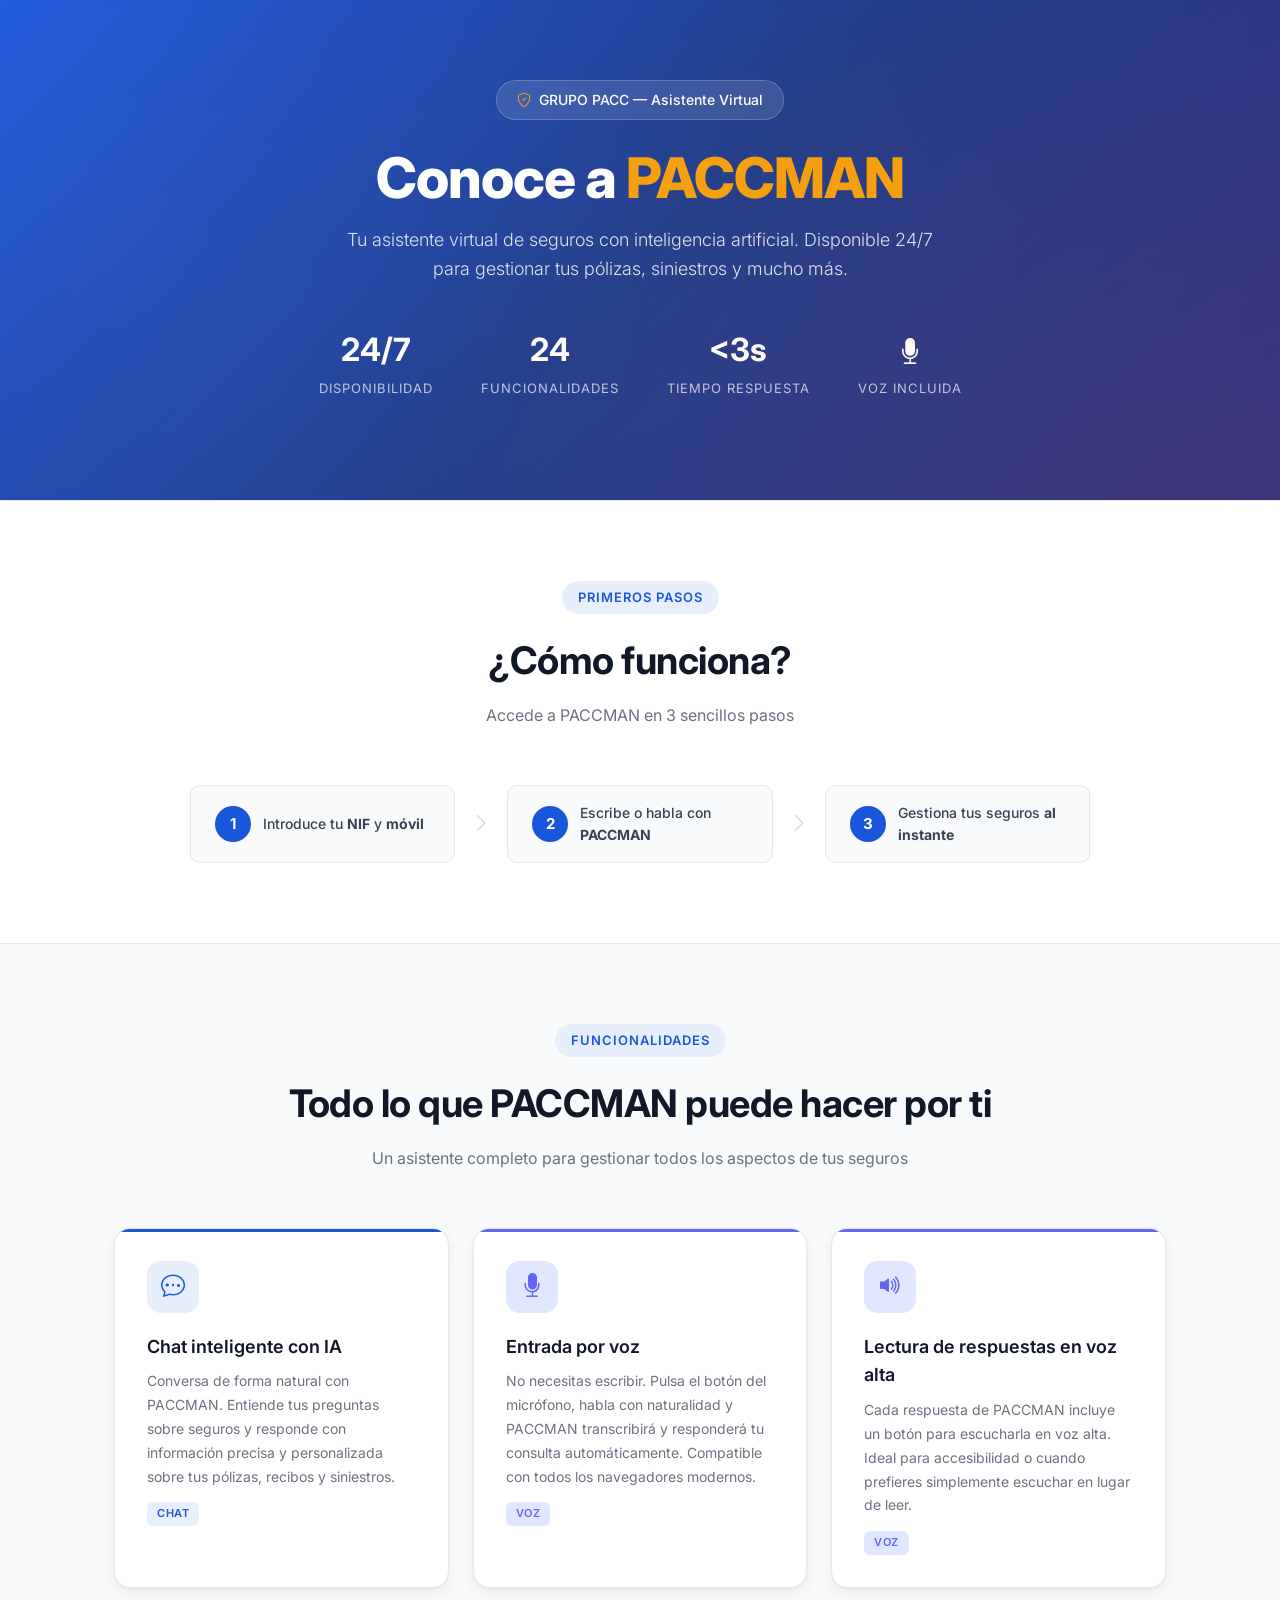
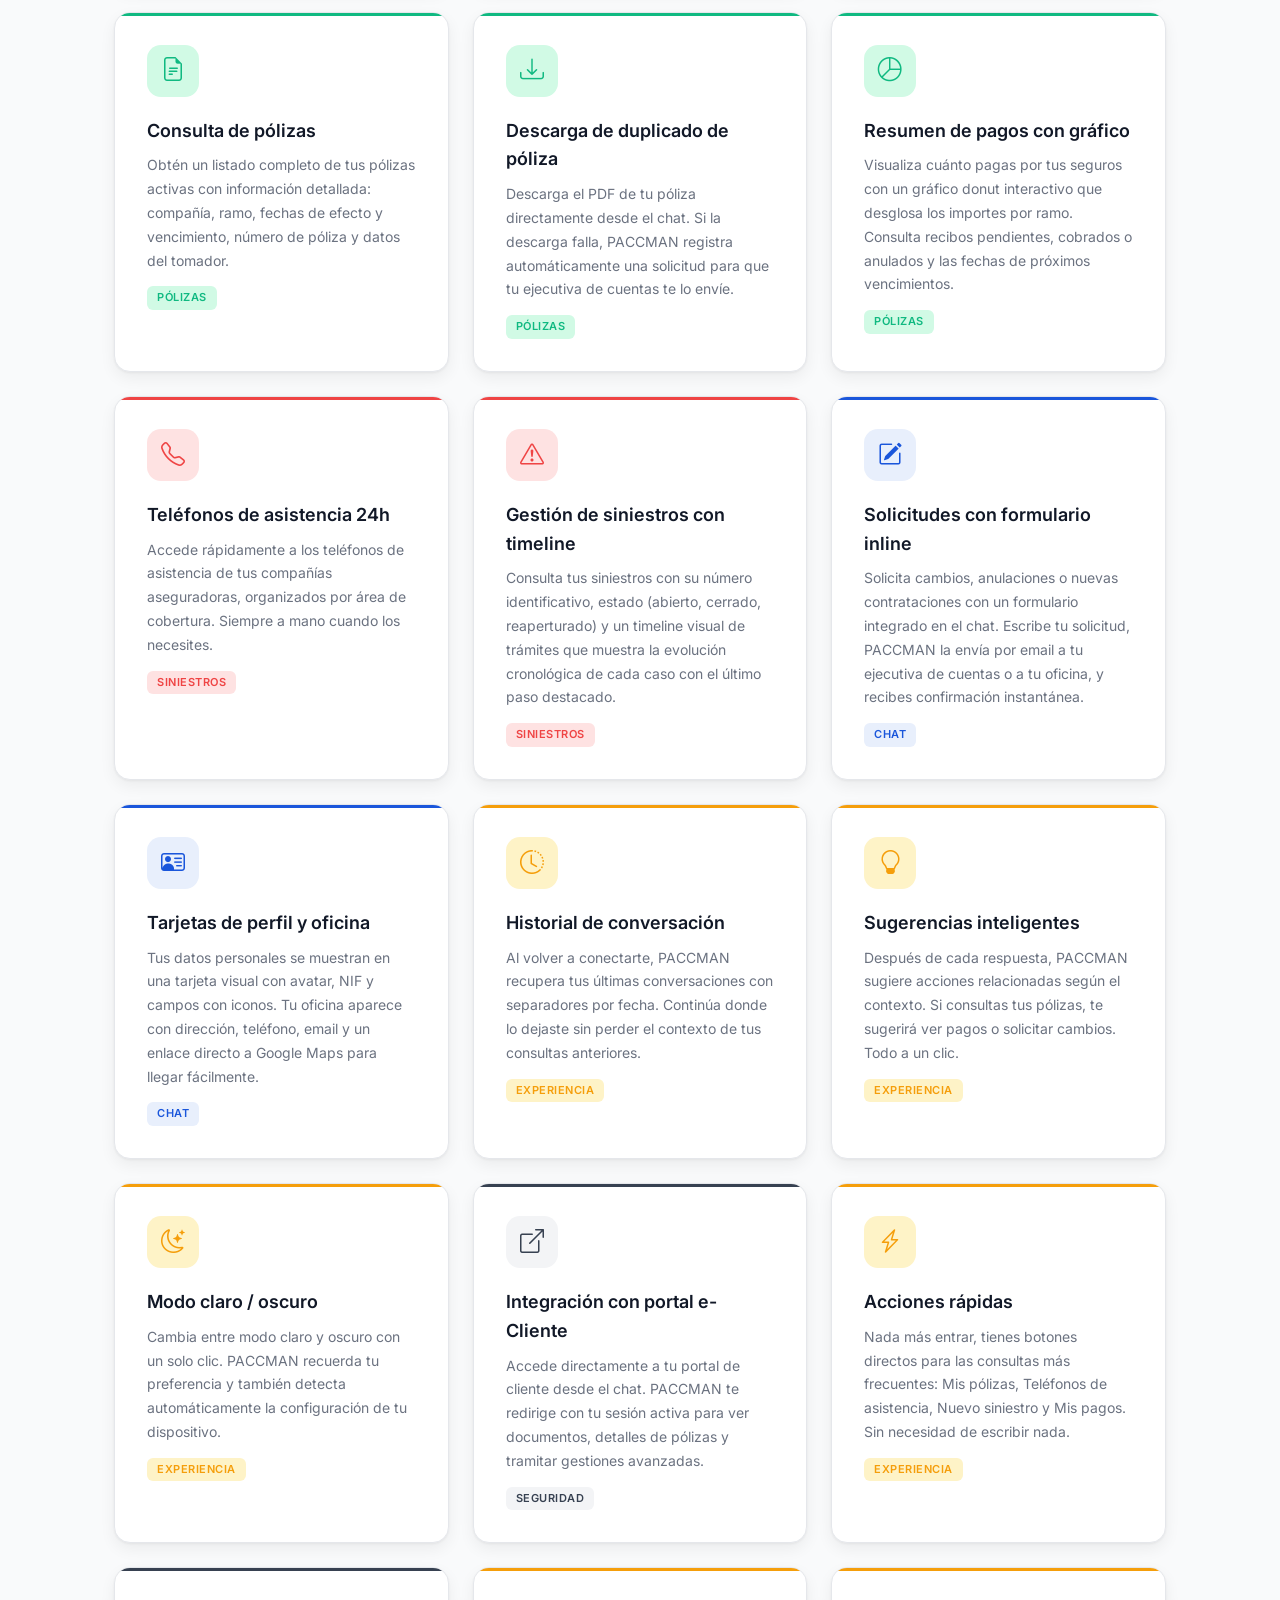
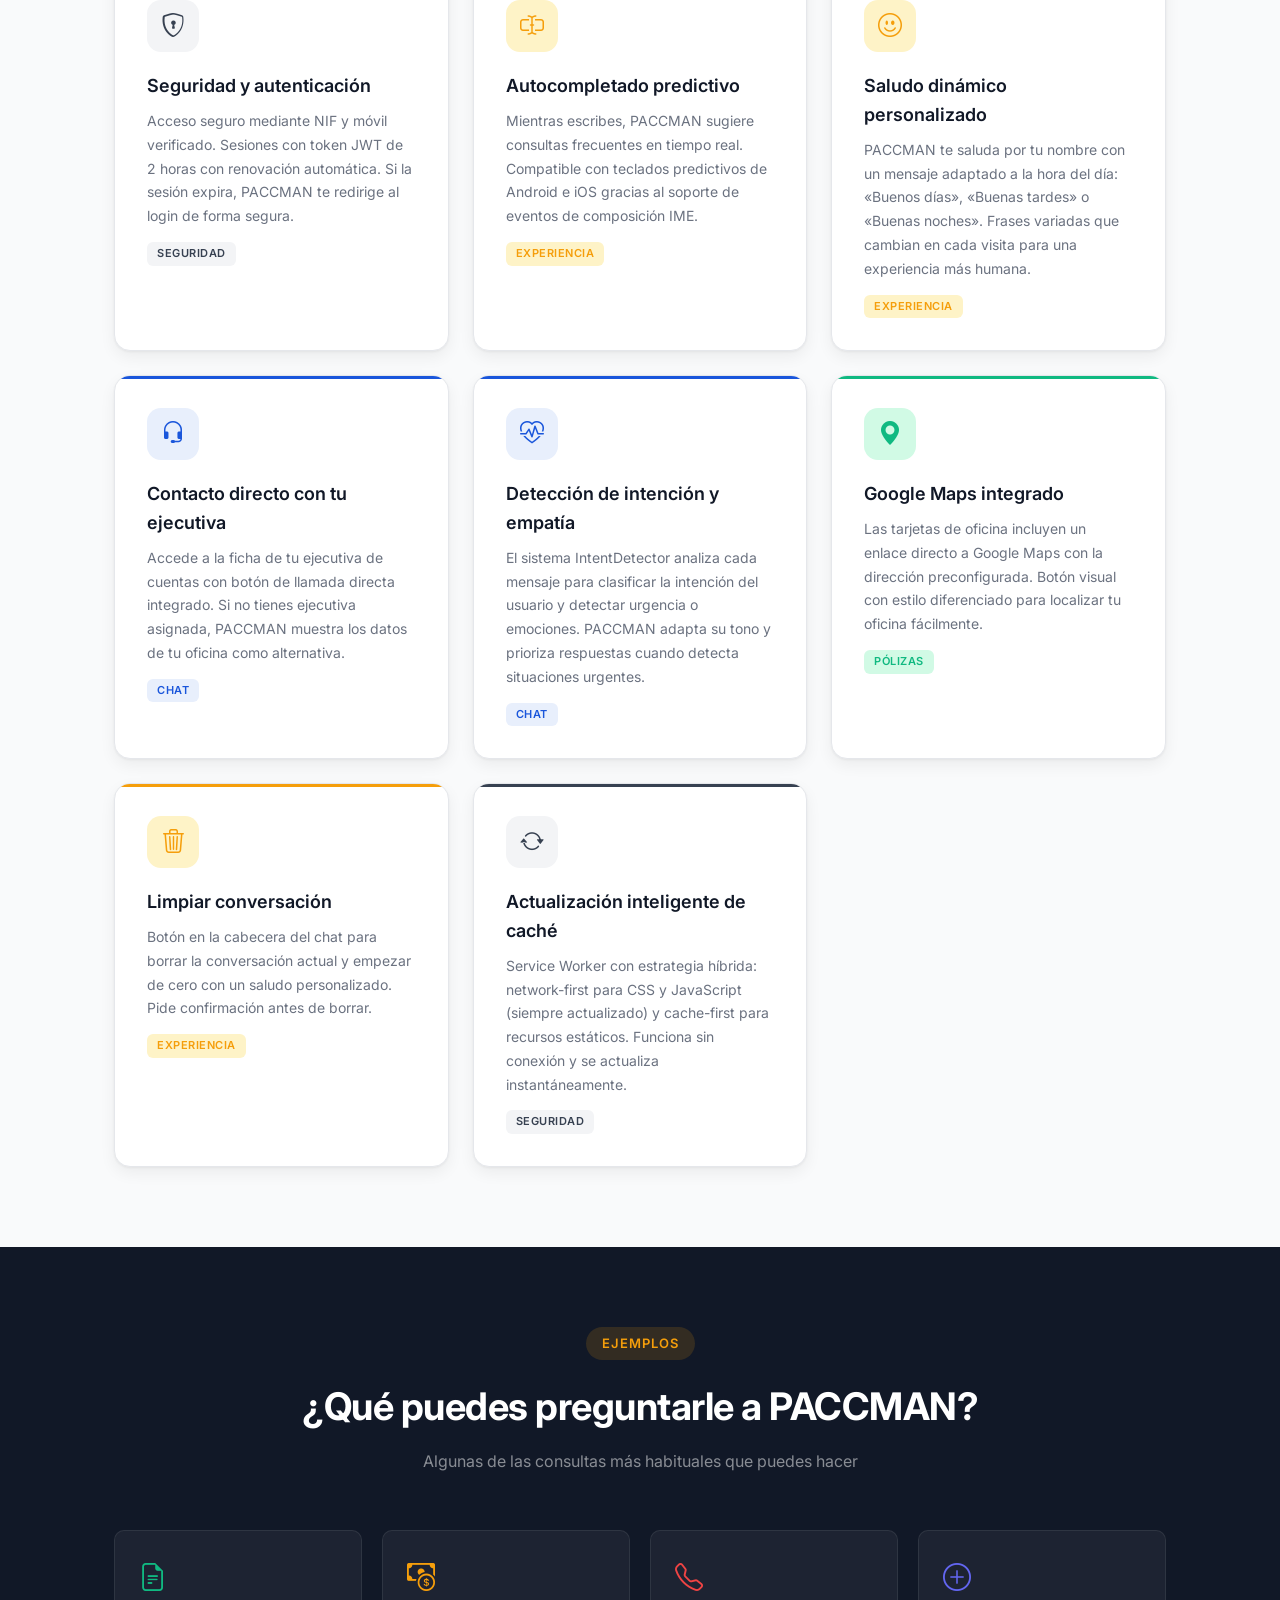
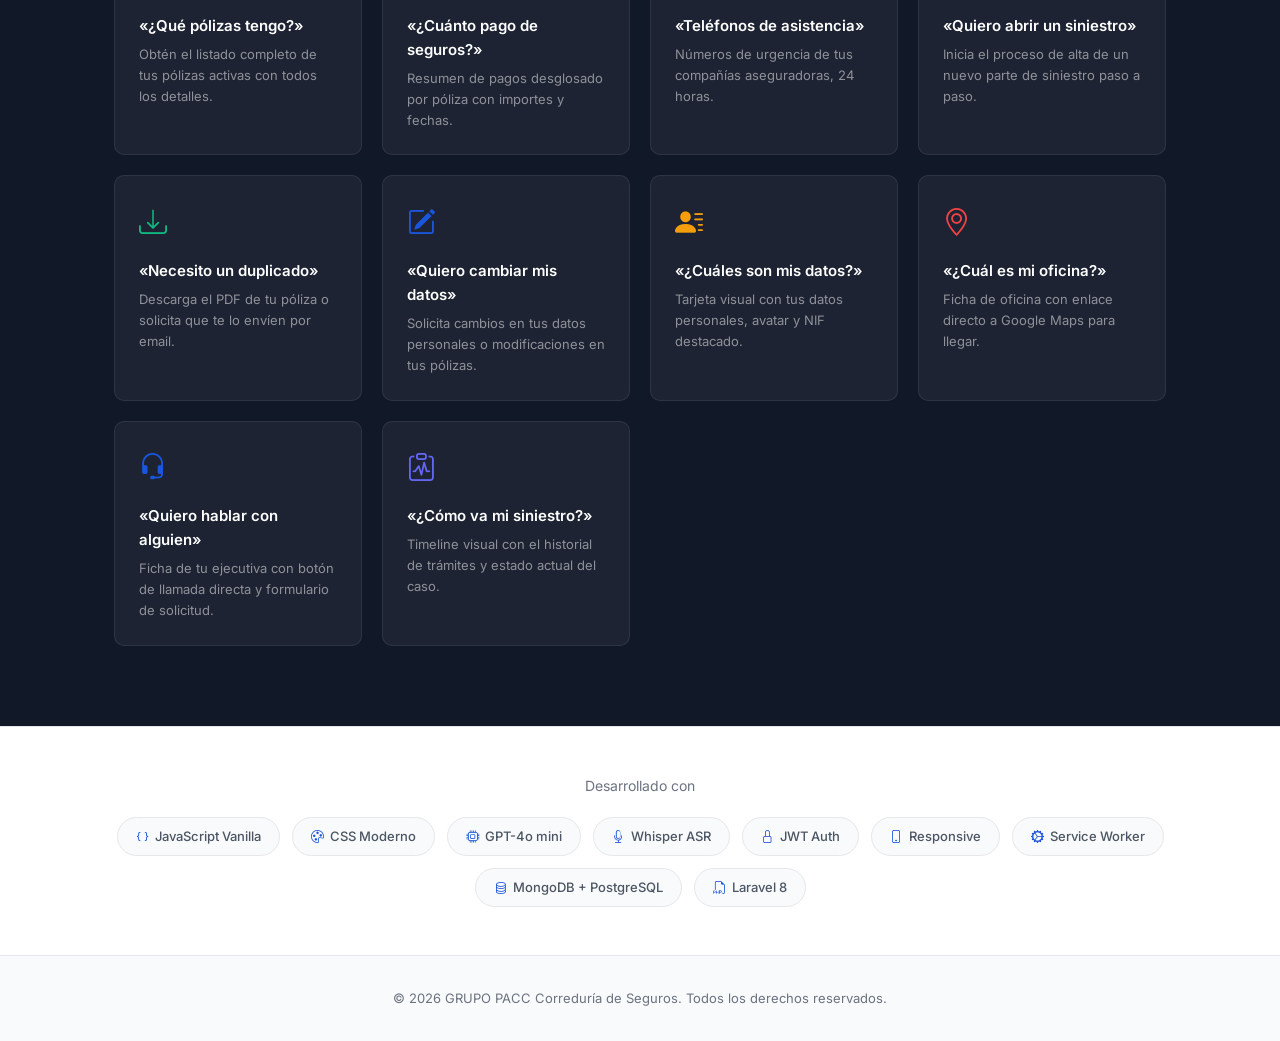
<file: presentacion/index.html>
<!DOCTYPE html>
<html lang="es">
<head>
    <meta charset="UTF-8">
    <meta name="viewport" content="width=device-width, initial-scale=1.0">
    <title>PACCMAN - Funcionalidades del Asistente Virtual | GRUPO PACC</title>
    <link rel="preconnect" href="https://fonts.googleapis.com">
    <link rel="preconnect" href="https://fonts.gstatic.com" crossorigin>
    <link href="https://fonts.googleapis.com/css2?family=Inter:wght@300;400;500;600;700;800&display=swap" rel="stylesheet">
    <link href="https://cdn.jsdelivr.net/npm/bootstrap-icons@1.11.3/font/bootstrap-icons.css" rel="stylesheet">
    <style>
        :root {
            --primary: #1a56db;
            --primary-light: #e8effc;
            --primary-dark: #1040a8;
            --accent: #f59e0b;
            --accent-light: #fef3c7;
            --success: #10b981;
            --success-light: #d1fae5;
            --danger: #ef4444;
            --danger-light: #fee2e2;
            --info: #6366f1;
            --info-light: #e0e7ff;
            --gray-50: #f9fafb;
            --gray-100: #f3f4f6;
            --gray-200: #e5e7eb;
            --gray-300: #d1d5db;
            --gray-500: #6b7280;
            --gray-600: #4b5563;
            --gray-700: #374151;
            --gray-800: #1f2937;
            --gray-900: #111827;
            --radius: 16px;
            --radius-sm: 10px;
            --shadow: 0 1px 3px rgba(0,0,0,0.06), 0 6px 16px rgba(0,0,0,0.06);
            --shadow-lg: 0 4px 12px rgba(0,0,0,0.08), 0 16px 40px rgba(0,0,0,0.08);
        }

        * { margin: 0; padding: 0; box-sizing: border-box; }

        body {
            font-family: 'Inter', -apple-system, BlinkMacSystemFont, sans-serif;
            background: var(--gray-50);
            color: var(--gray-800);
            line-height: 1.6;
            overflow-x: hidden;
        }

        /* ===== HERO ===== */
        .hero {
            background: linear-gradient(135deg, #1a56db 0%, #1e3a8a 50%, #312e81 100%);
            color: white;
            padding: 80px 24px 100px;
            text-align: center;
            position: relative;
            overflow: hidden;
        }
        .hero::before {
            content: '';
            position: absolute;
            top: -50%;
            left: -50%;
            width: 200%;
            height: 200%;
            background: radial-gradient(circle at 30% 50%, rgba(255,255,255,0.05) 0%, transparent 50%),
                        radial-gradient(circle at 70% 80%, rgba(245,158,11,0.08) 0%, transparent 40%);
            pointer-events: none;
        }
        .hero-badge {
            display: inline-flex;
            align-items: center;
            gap: 8px;
            background: rgba(255,255,255,0.12);
            border: 1px solid rgba(255,255,255,0.2);
            border-radius: 100px;
            padding: 8px 20px;
            font-size: 14px;
            font-weight: 500;
            margin-bottom: 28px;
            backdrop-filter: blur(8px);
        }
        .hero-badge i { color: var(--accent); }
        .hero h1 {
            font-size: clamp(36px, 5vw, 56px);
            font-weight: 800;
            letter-spacing: -1px;
            margin-bottom: 16px;
            line-height: 1.1;
        }
        .hero h1 span { color: var(--accent); }
        .hero p {
            font-size: 18px;
            opacity: 0.85;
            max-width: 600px;
            margin: 0 auto 40px;
            font-weight: 300;
        }
        .hero-stats {
            display: flex;
            justify-content: center;
            gap: 48px;
            flex-wrap: wrap;
        }
        .hero-stat {
            text-align: center;
        }
        .hero-stat-value {
            font-size: 32px;
            font-weight: 700;
            display: block;
        }
        .hero-stat-label {
            font-size: 13px;
            opacity: 0.7;
            text-transform: uppercase;
            letter-spacing: 1px;
        }

        /* ===== CONTAINER ===== */
        .container {
            max-width: 1100px;
            margin: 0 auto;
            padding: 0 24px;
        }

        /* ===== SECTION ===== */
        .section {
            padding: 80px 0;
        }
        .section-header {
            text-align: center;
            margin-bottom: 56px;
        }
        .section-tag {
            display: inline-block;
            background: var(--primary-light);
            color: var(--primary);
            font-size: 13px;
            font-weight: 600;
            padding: 6px 16px;
            border-radius: 100px;
            text-transform: uppercase;
            letter-spacing: 1px;
            margin-bottom: 16px;
        }
        .section-title {
            font-size: clamp(28px, 3.5vw, 38px);
            font-weight: 700;
            color: var(--gray-900);
            margin-bottom: 12px;
            letter-spacing: -0.5px;
        }
        .section-subtitle {
            font-size: 16px;
            color: var(--gray-500);
            max-width: 560px;
            margin: 0 auto;
        }

        /* ===== FEATURE GRID ===== */
        .features-grid {
            display: grid;
            grid-template-columns: repeat(auto-fit, minmax(320px, 1fr));
            gap: 24px;
        }
        .feature-card {
            background: white;
            border-radius: var(--radius);
            padding: 32px;
            box-shadow: var(--shadow);
            border: 1px solid var(--gray-200);
            transition: transform 0.2s ease, box-shadow 0.2s ease;
            position: relative;
            overflow: hidden;
        }
        .feature-card:hover {
            transform: translateY(-4px);
            box-shadow: var(--shadow-lg);
        }
        .feature-card::before {
            content: '';
            position: absolute;
            top: 0;
            left: 0;
            right: 0;
            height: 3px;
        }
        .feature-card.cat-chat::before { background: var(--primary); }
        .feature-card.cat-voice::before { background: var(--info); }
        .feature-card.cat-policy::before { background: var(--success); }
        .feature-card.cat-claims::before { background: var(--danger); }
        .feature-card.cat-ux::before { background: var(--accent); }
        .feature-card.cat-security::before { background: var(--gray-700); }

        .feature-icon {
            width: 52px;
            height: 52px;
            border-radius: 14px;
            display: flex;
            align-items: center;
            justify-content: center;
            font-size: 24px;
            margin-bottom: 20px;
        }
        .cat-chat .feature-icon { background: var(--primary-light); color: var(--primary); }
        .cat-voice .feature-icon { background: var(--info-light); color: var(--info); }
        .cat-policy .feature-icon { background: var(--success-light); color: var(--success); }
        .cat-claims .feature-icon { background: var(--danger-light); color: var(--danger); }
        .cat-ux .feature-icon { background: var(--accent-light); color: var(--accent); }
        .cat-security .feature-icon { background: var(--gray-100); color: var(--gray-700); }

        .feature-card h3 {
            font-size: 18px;
            font-weight: 600;
            color: var(--gray-900);
            margin-bottom: 8px;
        }
        .feature-card p {
            font-size: 14px;
            color: var(--gray-500);
            line-height: 1.7;
        }
        .feature-tag {
            display: inline-block;
            font-size: 11px;
            font-weight: 600;
            text-transform: uppercase;
            letter-spacing: 0.5px;
            padding: 3px 10px;
            border-radius: 6px;
            margin-top: 14px;
        }
        .cat-chat .feature-tag { background: var(--primary-light); color: var(--primary); }
        .cat-voice .feature-tag { background: var(--info-light); color: var(--info); }
        .cat-policy .feature-tag { background: var(--success-light); color: var(--success); }
        .cat-claims .feature-tag { background: var(--danger-light); color: var(--danger); }
        .cat-ux .feature-tag { background: var(--accent-light); color: var(--accent); }
        .cat-security .feature-tag { background: var(--gray-100); color: var(--gray-700); }

        /* ===== FLOW SECTION ===== */
        .flow-section {
            background: white;
            border-top: 1px solid var(--gray-200);
            border-bottom: 1px solid var(--gray-200);
        }
        .flow-steps {
            display: flex;
            justify-content: center;
            gap: 16px;
            flex-wrap: wrap;
            max-width: 900px;
            margin: 0 auto;
        }
        .flow-step {
            display: flex;
            align-items: center;
            gap: 12px;
            background: var(--gray-50);
            border: 1px solid var(--gray-200);
            border-radius: var(--radius-sm);
            padding: 16px 24px;
            flex: 1;
            min-width: 200px;
        }
        .flow-step-number {
            width: 36px;
            height: 36px;
            border-radius: 50%;
            background: var(--primary);
            color: white;
            display: flex;
            align-items: center;
            justify-content: center;
            font-weight: 700;
            font-size: 15px;
            flex-shrink: 0;
        }
        .flow-step-text {
            font-size: 14px;
            font-weight: 500;
            color: var(--gray-700);
        }
        .flow-arrow {
            display: flex;
            align-items: center;
            color: var(--gray-300);
            font-size: 20px;
        }

        /* ===== CAPABILITIES TABLE ===== */
        .capabilities-section {
            background: var(--gray-900);
            color: white;
        }
        .capabilities-section .section-tag {
            background: rgba(245,158,11,0.15);
            color: var(--accent);
        }
        .capabilities-section .section-title { color: white; }
        .capabilities-section .section-subtitle { color: rgba(255,255,255,0.5); }

        .cap-grid {
            display: grid;
            grid-template-columns: repeat(auto-fit, minmax(240px, 1fr));
            gap: 20px;
        }
        .cap-item {
            background: rgba(255,255,255,0.05);
            border: 1px solid rgba(255,255,255,0.08);
            border-radius: var(--radius-sm);
            padding: 24px;
            transition: background 0.2s;
        }
        .cap-item:hover {
            background: rgba(255,255,255,0.08);
        }
        .cap-item i {
            font-size: 28px;
            margin-bottom: 14px;
            display: block;
        }
        .cap-item h4 {
            font-size: 15px;
            font-weight: 600;
            margin-bottom: 6px;
        }
        .cap-item p {
            font-size: 13px;
            color: rgba(255,255,255,0.5);
            line-height: 1.6;
        }

        /* ===== TECH FOOTER ===== */
        .tech-section {
            text-align: center;
            padding: 48px 24px;
            background: white;
            border-top: 1px solid var(--gray-200);
        }
        .tech-pills {
            display: flex;
            justify-content: center;
            gap: 12px;
            flex-wrap: wrap;
            margin-top: 20px;
        }
        .tech-pill {
            display: inline-flex;
            align-items: center;
            gap: 6px;
            background: var(--gray-50);
            border: 1px solid var(--gray-200);
            border-radius: 100px;
            padding: 8px 18px;
            font-size: 13px;
            font-weight: 500;
            color: var(--gray-600);
        }
        .tech-pill i { color: var(--primary); }

        .footer {
            text-align: center;
            padding: 32px 24px;
            background: var(--gray-50);
            border-top: 1px solid var(--gray-200);
            font-size: 13px;
            color: var(--gray-500);
        }

        /* ===== RESPONSIVE ===== */
        @media (max-width: 768px) {
            .hero { padding: 60px 20px 80px; }
            .hero-stats { gap: 32px; }
            .section { padding: 56px 0; }
            .features-grid { grid-template-columns: 1fr; }
            .flow-arrow { display: none; }
            .flow-steps { flex-direction: column; align-items: stretch; }
        }

        /* ===== ANIMATIONS ===== */
        @keyframes fadeInUp {
            from { opacity: 0; transform: translateY(24px); }
            to { opacity: 1; transform: translateY(0); }
        }
        .feature-card { animation: fadeInUp 0.5s ease both; }
        .feature-card:nth-child(1) { animation-delay: 0.05s; }
        .feature-card:nth-child(2) { animation-delay: 0.1s; }
        .feature-card:nth-child(3) { animation-delay: 0.15s; }
        .feature-card:nth-child(4) { animation-delay: 0.2s; }
        .feature-card:nth-child(5) { animation-delay: 0.25s; }
        .feature-card:nth-child(6) { animation-delay: 0.3s; }
        .feature-card:nth-child(7) { animation-delay: 0.35s; }
        .feature-card:nth-child(8) { animation-delay: 0.4s; }
        .feature-card:nth-child(9) { animation-delay: 0.45s; }
        .feature-card:nth-child(10) { animation-delay: 0.5s; }
        .feature-card:nth-child(11) { animation-delay: 0.55s; }
        .feature-card:nth-child(12) { animation-delay: 0.6s; }
        .feature-card:nth-child(13) { animation-delay: 0.65s; }
        .feature-card:nth-child(14) { animation-delay: 0.7s; }
        .feature-card:nth-child(15) { animation-delay: 0.75s; }
        .feature-card:nth-child(16) { animation-delay: 0.8s; }
        .feature-card:nth-child(17) { animation-delay: 0.85s; }
        .feature-card:nth-child(18) { animation-delay: 0.9s; }
        .feature-card:nth-child(19) { animation-delay: 0.95s; }
        .feature-card:nth-child(20) { animation-delay: 1.0s; }
        .feature-card:nth-child(21) { animation-delay: 1.05s; }
        .feature-card:nth-child(22) { animation-delay: 1.1s; }
        .feature-card:nth-child(23) { animation-delay: 1.15s; }
        .feature-card:nth-child(24) { animation-delay: 1.2s; }
    </style>
</head>
<body>

    <!-- ===== HERO ===== -->
    <section class="hero">
        <div class="container">
            <div class="hero-badge">
                <i class="bi bi-shield-check"></i>
                GRUPO PACC &mdash; Asistente Virtual
            </div>
            <h1>Conoce a <span>PACCMAN</span></h1>
            <p>Tu asistente virtual de seguros con inteligencia artificial. Disponible 24/7 para gestionar tus p&oacute;lizas, siniestros y mucho m&aacute;s.</p>
            <div class="hero-stats">
                <div class="hero-stat">
                    <span class="hero-stat-value">24/7</span>
                    <span class="hero-stat-label">Disponibilidad</span>
                </div>
                <div class="hero-stat">
                    <span class="hero-stat-value">24</span>
                    <span class="hero-stat-label">Funcionalidades</span>
                </div>
                <div class="hero-stat">
                    <span class="hero-stat-value">&lt;3s</span>
                    <span class="hero-stat-label">Tiempo respuesta</span>
                </div>
                <div class="hero-stat">
                    <span class="hero-stat-value"><i class="bi bi-mic-fill" style="font-size:26px"></i></span>
                    <span class="hero-stat-label">Voz incluida</span>
                </div>
            </div>
        </div>
    </section>

    <!-- ===== C&Oacute;MO FUNCIONA ===== -->
    <section class="flow-section section">
        <div class="container">
            <div class="section-header">
                <div class="section-tag">Primeros pasos</div>
                <h2 class="section-title">&iquest;C&oacute;mo funciona?</h2>
                <p class="section-subtitle">Accede a PACCMAN en 3 sencillos pasos</p>
            </div>
            <div class="flow-steps">
                <div class="flow-step">
                    <div class="flow-step-number">1</div>
                    <div class="flow-step-text">Introduce tu <strong>NIF</strong> y <strong>m&oacute;vil</strong></div>
                </div>
                <div class="flow-arrow"><i class="bi bi-chevron-right"></i></div>
                <div class="flow-step">
                    <div class="flow-step-number">2</div>
                    <div class="flow-step-text">Escribe o habla con <strong>PACCMAN</strong></div>
                </div>
                <div class="flow-arrow"><i class="bi bi-chevron-right"></i></div>
                <div class="flow-step">
                    <div class="flow-step-number">3</div>
                    <div class="flow-step-text">Gestiona tus seguros <strong>al instante</strong></div>
                </div>
            </div>
        </div>
    </section>

    <!-- ===== FUNCIONALIDADES PRINCIPALES ===== -->
    <section class="section">
        <div class="container">
            <div class="section-header">
                <div class="section-tag">Funcionalidades</div>
                <h2 class="section-title">Todo lo que PACCMAN puede hacer por ti</h2>
                <p class="section-subtitle">Un asistente completo para gestionar todos los aspectos de tus seguros</p>
            </div>

            <div class="features-grid">

                <!-- 1. Chat inteligente -->
                <div class="feature-card cat-chat">
                    <div class="feature-icon"><i class="bi bi-chat-dots"></i></div>
                    <h3>Chat inteligente con IA</h3>
                    <p>Conversa de forma natural con PACCMAN. Entiende tus preguntas sobre seguros y responde con informaci&oacute;n precisa y personalizada sobre tus p&oacute;lizas, recibos y siniestros.</p>
                    <span class="feature-tag">Chat</span>
                </div>

                <!-- 2. Entrada por voz -->
                <div class="feature-card cat-voice">
                    <div class="feature-icon"><i class="bi bi-mic-fill"></i></div>
                    <h3>Entrada por voz</h3>
                    <p>No necesitas escribir. Pulsa el bot&oacute;n del micr&oacute;fono, habla con naturalidad y PACCMAN transcribir&aacute; y responder&aacute; tu consulta autom&aacute;ticamente. Compatible con todos los navegadores modernos.</p>
                    <span class="feature-tag">Voz</span>
                </div>

                <!-- 3. Lectura de respuestas -->
                <div class="feature-card cat-voice">
                    <div class="feature-icon"><i class="bi bi-volume-up-fill"></i></div>
                    <h3>Lectura de respuestas en voz alta</h3>
                    <p>Cada respuesta de PACCMAN incluye un bot&oacute;n para escucharla en voz alta. Ideal para accesibilidad o cuando prefieres simplemente escuchar en lugar de leer.</p>
                    <span class="feature-tag">Voz</span>
                </div>

                <!-- 4. Consulta de p&oacute;lizas -->
                <div class="feature-card cat-policy">
                    <div class="feature-icon"><i class="bi bi-file-earmark-text"></i></div>
                    <h3>Consulta de p&oacute;lizas</h3>
                    <p>Obt&eacute;n un listado completo de tus p&oacute;lizas activas con informaci&oacute;n detallada: compa&ntilde;&iacute;a, ramo, fechas de efecto y vencimiento, n&uacute;mero de p&oacute;liza y datos del tomador.</p>
                    <span class="feature-tag">P&oacute;lizas</span>
                </div>

                <!-- 5. Duplicado de p&oacute;liza -->
                <div class="feature-card cat-policy">
                    <div class="feature-icon"><i class="bi bi-download"></i></div>
                    <h3>Descarga de duplicado de p&oacute;liza</h3>
                    <p>Descarga el PDF de tu p&oacute;liza directamente desde el chat. Si la descarga falla, PACCMAN registra autom&aacute;ticamente una solicitud para que tu ejecutiva de cuentas te lo env&iacute;e.</p>
                    <span class="feature-tag">P&oacute;lizas</span>
                </div>

                <!-- 6. Resumen de pagos con gr&aacute;fico donut -->
                <div class="feature-card cat-policy">
                    <div class="feature-icon"><i class="bi bi-pie-chart"></i></div>
                    <h3>Resumen de pagos con gr&aacute;fico</h3>
                    <p>Visualiza cu&aacute;nto pagas por tus seguros con un gr&aacute;fico donut interactivo que desglosa los importes por ramo. Consulta recibos pendientes, cobrados o anulados y las fechas de pr&oacute;ximos vencimientos.</p>
                    <span class="feature-tag">P&oacute;lizas</span>
                </div>

                <!-- 7. Tel&eacute;fonos de asistencia -->
                <div class="feature-card cat-claims">
                    <div class="feature-icon"><i class="bi bi-telephone"></i></div>
                    <h3>Tel&eacute;fonos de asistencia 24h</h3>
                    <p>Accede r&aacute;pidamente a los tel&eacute;fonos de asistencia de tus compa&ntilde;&iacute;as aseguradoras, organizados por &aacute;rea de cobertura. Siempre a mano cuando los necesites.</p>
                    <span class="feature-tag">Siniestros</span>
                </div>

                <!-- 8. Gesti&oacute;n de siniestros con timeline -->
                <div class="feature-card cat-claims">
                    <div class="feature-icon"><i class="bi bi-exclamation-triangle"></i></div>
                    <h3>Gesti&oacute;n de siniestros con timeline</h3>
                    <p>Consulta tus siniestros con su n&uacute;mero identificativo, estado (abierto, cerrado, reaperturado) y un timeline visual de tr&aacute;mites que muestra la evoluci&oacute;n cronol&oacute;gica de cada caso con el &uacute;ltimo paso destacado.</p>
                    <span class="feature-tag">Siniestros</span>
                </div>

                <!-- 9. Solicitudes con formulario inline -->
                <div class="feature-card cat-chat">
                    <div class="feature-icon"><i class="bi bi-pencil-square"></i></div>
                    <h3>Solicitudes con formulario inline</h3>
                    <p>Solicita cambios, anulaciones o nuevas contrataciones con un formulario integrado en el chat. Escribe tu solicitud, PACCMAN la env&iacute;a por email a tu ejecutiva de cuentas o a tu oficina, y recibes confirmaci&oacute;n instant&aacute;nea.</p>
                    <span class="feature-tag">Chat</span>
                </div>

                <!-- 10. Tarjetas de perfil y oficina -->
                <div class="feature-card cat-chat">
                    <div class="feature-icon"><i class="bi bi-person-vcard"></i></div>
                    <h3>Tarjetas de perfil y oficina</h3>
                    <p>Tus datos personales se muestran en una tarjeta visual con avatar, NIF y campos con iconos. Tu oficina aparece con direcci&oacute;n, tel&eacute;fono, email y un enlace directo a Google Maps para llegar f&aacute;cilmente.</p>
                    <span class="feature-tag">Chat</span>
                </div>

                <!-- 11. Historial de conversaci&oacute;n -->
                <div class="feature-card cat-ux">
                    <div class="feature-icon"><i class="bi bi-clock-history"></i></div>
                    <h3>Historial de conversaci&oacute;n</h3>
                    <p>Al volver a conectarte, PACCMAN recupera tus &uacute;ltimas conversaciones con separadores por fecha. Contin&uacute;a donde lo dejaste sin perder el contexto de tus consultas anteriores.</p>
                    <span class="feature-tag">Experiencia</span>
                </div>

                <!-- 12. Sugerencias inteligentes -->
                <div class="feature-card cat-ux">
                    <div class="feature-icon"><i class="bi bi-lightbulb"></i></div>
                    <h3>Sugerencias inteligentes</h3>
                    <p>Despu&eacute;s de cada respuesta, PACCMAN sugiere acciones relacionadas seg&uacute;n el contexto. Si consultas tus p&oacute;lizas, te sugerir&aacute; ver pagos o solicitar cambios. Todo a un clic.</p>
                    <span class="feature-tag">Experiencia</span>
                </div>

                <!-- 13. Modo oscuro -->
                <div class="feature-card cat-ux">
                    <div class="feature-icon"><i class="bi bi-moon-stars"></i></div>
                    <h3>Modo claro / oscuro</h3>
                    <p>Cambia entre modo claro y oscuro con un solo clic. PACCMAN recuerda tu preferencia y tambi&eacute;n detecta autom&aacute;ticamente la configuraci&oacute;n de tu dispositivo.</p>
                    <span class="feature-tag">Experiencia</span>
                </div>

                <!-- 14. Integraci&oacute;n e-Cliente -->
                <div class="feature-card cat-security">
                    <div class="feature-icon"><i class="bi bi-box-arrow-up-right"></i></div>
                    <h3>Integraci&oacute;n con portal e-Cliente</h3>
                    <p>Accede directamente a tu portal de cliente desde el chat. PACCMAN te redirige con tu sesi&oacute;n activa para ver documentos, detalles de p&oacute;lizas y tramitar gestiones avanzadas.</p>
                    <span class="feature-tag">Seguridad</span>
                </div>

                <!-- 15. Acciones r&aacute;pidas -->
                <div class="feature-card cat-ux">
                    <div class="feature-icon"><i class="bi bi-lightning-charge"></i></div>
                    <h3>Acciones r&aacute;pidas</h3>
                    <p>Nada m&aacute;s entrar, tienes botones directos para las consultas m&aacute;s frecuentes: Mis p&oacute;lizas, Tel&eacute;fonos de asistencia, Nuevo siniestro y Mis pagos. Sin necesidad de escribir nada.</p>
                    <span class="feature-tag">Experiencia</span>
                </div>

                <!-- 16. Seguridad -->
                <div class="feature-card cat-security">
                    <div class="feature-icon"><i class="bi bi-shield-lock"></i></div>
                    <h3>Seguridad y autenticaci&oacute;n</h3>
                    <p>Acceso seguro mediante NIF y m&oacute;vil verificado. Sesiones con token JWT de 2 horas con renovaci&oacute;n autom&aacute;tica. Si la sesi&oacute;n expira, PACCMAN te redirige al login de forma segura.</p>
                    <span class="feature-tag">Seguridad</span>
                </div>

                <!-- 17. Autocompletado predictivo -->
                <div class="feature-card cat-ux">
                    <div class="feature-icon"><i class="bi bi-input-cursor-text"></i></div>
                    <h3>Autocompletado predictivo</h3>
                    <p>Mientras escribes, PACCMAN sugiere consultas frecuentes en tiempo real. Compatible con teclados predictivos de Android e iOS gracias al soporte de eventos de composici&oacute;n IME.</p>
                    <span class="feature-tag">Experiencia</span>
                </div>

                <!-- 18. Saludo din&aacute;mico personalizado -->
                <div class="feature-card cat-ux">
                    <div class="feature-icon"><i class="bi bi-emoji-smile"></i></div>
                    <h3>Saludo din&aacute;mico personalizado</h3>
                    <p>PACCMAN te saluda por tu nombre con un mensaje adaptado a la hora del d&iacute;a: &laquo;Buenos d&iacute;as&raquo;, &laquo;Buenas tardes&raquo; o &laquo;Buenas noches&raquo;. Frases variadas que cambian en cada visita para una experiencia m&aacute;s humana.</p>
                    <span class="feature-tag">Experiencia</span>
                </div>

                <!-- 19. Contacto directo con ejecutiva -->
                <div class="feature-card cat-chat">
                    <div class="feature-icon"><i class="bi bi-headset"></i></div>
                    <h3>Contacto directo con tu ejecutiva</h3>
                    <p>Accede a la ficha de tu ejecutiva de cuentas con bot&oacute;n de llamada directa integrado. Si no tienes ejecutiva asignada, PACCMAN muestra los datos de tu oficina como alternativa.</p>
                    <span class="feature-tag">Chat</span>
                </div>

                <!-- 20. IntentDetector y empat&iacute;a -->
                <div class="feature-card cat-chat">
                    <div class="feature-icon"><i class="bi bi-heart-pulse"></i></div>
                    <h3>Detecci&oacute;n de intenci&oacute;n y empat&iacute;a</h3>
                    <p>El sistema IntentDetector analiza cada mensaje para clasificar la intenci&oacute;n del usuario y detectar urgencia o emociones. PACCMAN adapta su tono y prioriza respuestas cuando detecta situaciones urgentes.</p>
                    <span class="feature-tag">Chat</span>
                </div>

                <!-- 21. Google Maps en oficinas -->
                <div class="feature-card cat-policy">
                    <div class="feature-icon"><i class="bi bi-geo-alt-fill"></i></div>
                    <h3>Google Maps integrado</h3>
                    <p>Las tarjetas de oficina incluyen un enlace directo a Google Maps con la direcci&oacute;n preconfigurada. Bot&oacute;n visual con estilo diferenciado para localizar tu oficina f&aacute;cilmente.</p>
                    <span class="feature-tag">P&oacute;lizas</span>
                </div>

                <!-- 22. Limpiar conversaci&oacute;n -->
                <div class="feature-card cat-ux">
                    <div class="feature-icon"><i class="bi bi-trash3"></i></div>
                    <h3>Limpiar conversaci&oacute;n</h3>
                    <p>Bot&oacute;n en la cabecera del chat para borrar la conversaci&oacute;n actual y empezar de cero con un saludo personalizado. Pide confirmaci&oacute;n antes de borrar.</p>
                    <span class="feature-tag">Experiencia</span>
                </div>

                <!-- 24. Service Worker y cach&eacute; -->
                <div class="feature-card cat-security">
                    <div class="feature-icon"><i class="bi bi-arrow-repeat"></i></div>
                    <h3>Actualizaci&oacute;n inteligente de cach&eacute;</h3>
                    <p>Service Worker con estrategia h&iacute;brida: network-first para CSS y JavaScript (siempre actualizado) y cache-first para recursos est&aacute;ticos. Funciona sin conexi&oacute;n y se actualiza instant&aacute;neamente.</p>
                    <span class="feature-tag">Seguridad</span>
                </div>

            </div>
        </div>
    </section>

    <!-- ===== QU&Eacute; PUEDES PREGUNTAR ===== -->
    <section class="capabilities-section section">
        <div class="container">
            <div class="section-header">
                <div class="section-tag">Ejemplos</div>
                <h2 class="section-title">&iquest;Qu&eacute; puedes preguntarle a PACCMAN?</h2>
                <p class="section-subtitle">Algunas de las consultas m&aacute;s habituales que puedes hacer</p>
            </div>
            <div class="cap-grid">
                <div class="cap-item">
                    <i class="bi bi-file-earmark-text" style="color:#10b981"></i>
                    <h4>&laquo;&iquest;Qu&eacute; p&oacute;lizas tengo?&raquo;</h4>
                    <p>Obt&eacute;n el listado completo de tus p&oacute;lizas activas con todos los detalles.</p>
                </div>
                <div class="cap-item">
                    <i class="bi bi-cash-coin" style="color:#f59e0b"></i>
                    <h4>&laquo;&iquest;Cu&aacute;nto pago de seguros?&raquo;</h4>
                    <p>Resumen de pagos desglosado por p&oacute;liza con importes y fechas.</p>
                </div>
                <div class="cap-item">
                    <i class="bi bi-telephone" style="color:#ef4444"></i>
                    <h4>&laquo;Tel&eacute;fonos de asistencia&raquo;</h4>
                    <p>N&uacute;meros de urgencia de tus compa&ntilde;&iacute;as aseguradoras, 24 horas.</p>
                </div>
                <div class="cap-item">
                    <i class="bi bi-plus-circle" style="color:#6366f1"></i>
                    <h4>&laquo;Quiero abrir un siniestro&raquo;</h4>
                    <p>Inicia el proceso de alta de un nuevo parte de siniestro paso a paso.</p>
                </div>
                <div class="cap-item">
                    <i class="bi bi-download" style="color:#10b981"></i>
                    <h4>&laquo;Necesito un duplicado&raquo;</h4>
                    <p>Descarga el PDF de tu p&oacute;liza o solicita que te lo env&iacute;en por email.</p>
                </div>
                <div class="cap-item">
                    <i class="bi bi-pencil-square" style="color:#1a56db"></i>
                    <h4>&laquo;Quiero cambiar mis datos&raquo;</h4>
                    <p>Solicita cambios en tus datos personales o modificaciones en tus p&oacute;lizas.</p>
                </div>
                <div class="cap-item">
                    <i class="bi bi-person-lines-fill" style="color:#f59e0b"></i>
                    <h4>&laquo;&iquest;Cu&aacute;les son mis datos?&raquo;</h4>
                    <p>Tarjeta visual con tus datos personales, avatar y NIF destacado.</p>
                </div>
                <div class="cap-item">
                    <i class="bi bi-geo-alt" style="color:#ef4444"></i>
                    <h4>&laquo;&iquest;Cu&aacute;l es mi oficina?&raquo;</h4>
                    <p>Ficha de oficina con enlace directo a Google Maps para llegar.</p>
                </div>
                <div class="cap-item">
                    <i class="bi bi-headset" style="color:#1a56db"></i>
                    <h4>&laquo;Quiero hablar con alguien&raquo;</h4>
                    <p>Ficha de tu ejecutiva con bot&oacute;n de llamada directa y formulario de solicitud.</p>
                </div>
                <div class="cap-item">
                    <i class="bi bi-clipboard-pulse" style="color:#6366f1"></i>
                    <h4>&laquo;&iquest;C&oacute;mo va mi siniestro?&raquo;</h4>
                    <p>Timeline visual con el historial de tr&aacute;mites y estado actual del caso.</p>
                </div>
            </div>
        </div>
    </section>

    <!-- ===== TECNOLOG&Iacute;A ===== -->
    <section class="tech-section">
        <p style="font-size:14px; color:var(--gray-500); margin-bottom: 4px;">Desarrollado con</p>
        <div class="tech-pills">
            <span class="tech-pill"><i class="bi bi-braces"></i> JavaScript Vanilla</span>
            <span class="tech-pill"><i class="bi bi-palette"></i> CSS Moderno</span>
            <span class="tech-pill"><i class="bi bi-cpu"></i> GPT-4o mini</span>
            <span class="tech-pill"><i class="bi bi-mic"></i> Whisper ASR</span>
            <span class="tech-pill"><i class="bi bi-lock"></i> JWT Auth</span>
            <span class="tech-pill"><i class="bi bi-phone"></i> Responsive</span>
            <span class="tech-pill"><i class="bi bi-gear-wide-connected"></i> Service Worker</span>
            <span class="tech-pill"><i class="bi bi-database"></i> MongoDB + PostgreSQL</span>
            <span class="tech-pill"><i class="bi bi-filetype-php"></i> Laravel 8</span>
        </div>
    </section>

    <!-- ===== FOOTER ===== -->
    <footer class="footer">
        <p>&copy; 2026 GRUPO PACC Corredur&iacute;a de Seguros. Todos los derechos reservados.</p>
    </footer>

</body>
</html>
</file>
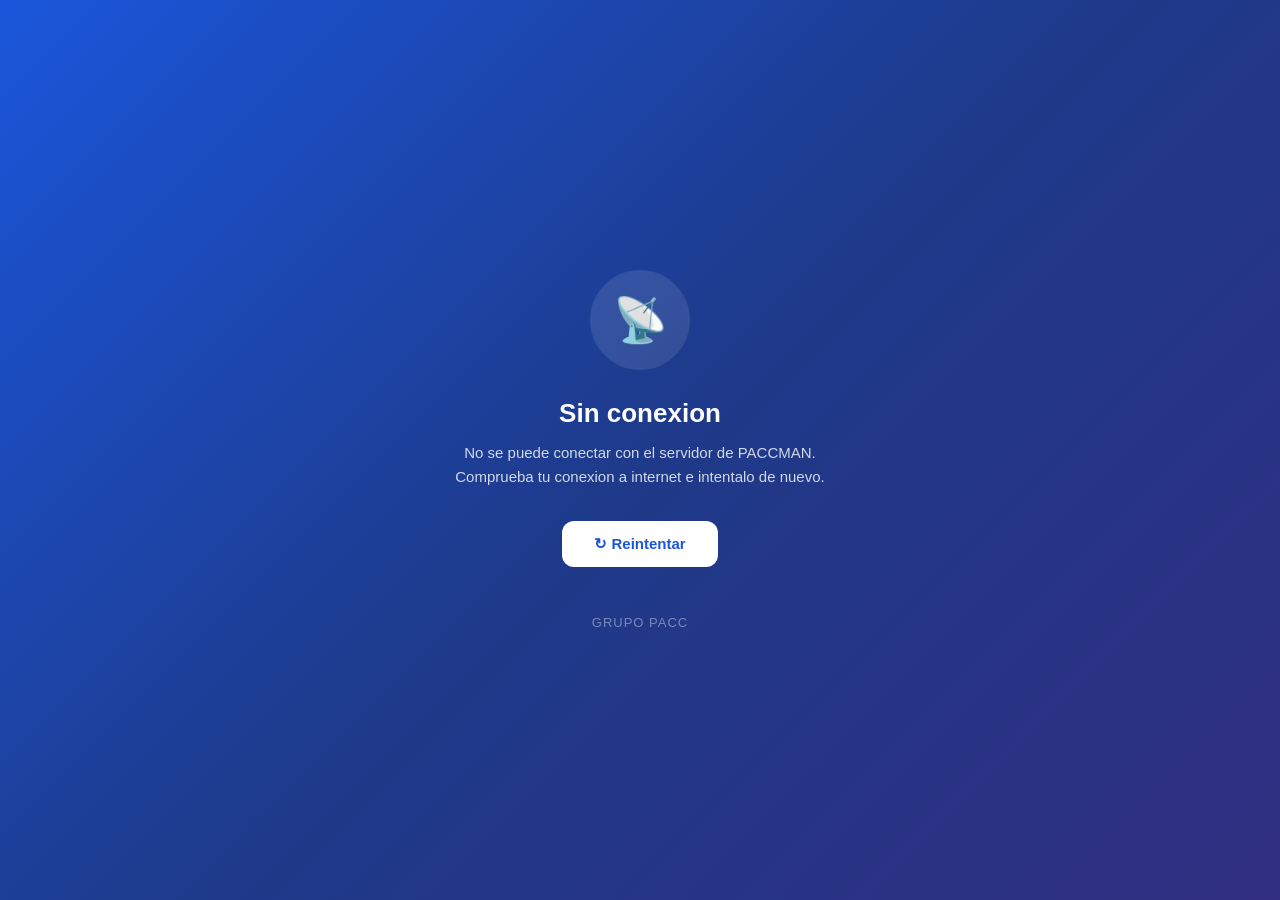
<file: offline.html>
<!DOCTYPE html>
<html lang="es">
<head>
    <meta charset="utf-8">
    <meta name="viewport" content="width=device-width, initial-scale=1">
    <title>Sin conexion - PACCMAN</title>
    <style>
        * { margin: 0; padding: 0; box-sizing: border-box; }
        body {
            font-family: 'Inter', -apple-system, BlinkMacSystemFont, sans-serif;
            background: linear-gradient(135deg, #1a56db 0%, #1e3a8a 50%, #312e81 100%);
            color: white;
            display: flex;
            align-items: center;
            justify-content: center;
            min-height: 100vh;
            padding: 24px;
            text-align: center;
        }
        .offline-container {
            max-width: 400px;
        }
        .offline-icon {
            width: 100px;
            height: 100px;
            background: rgba(255,255,255,0.1);
            border-radius: 50%;
            display: flex;
            align-items: center;
            justify-content: center;
            margin: 0 auto 28px;
            font-size: 44px;
        }
        h1 {
            font-size: 26px;
            font-weight: 700;
            margin-bottom: 12px;
        }
        p {
            font-size: 15px;
            opacity: 0.8;
            line-height: 1.6;
            margin-bottom: 32px;
        }
        .btn-retry {
            display: inline-flex;
            align-items: center;
            gap: 8px;
            background: white;
            color: #1a56db;
            border: none;
            border-radius: 12px;
            padding: 14px 32px;
            font-size: 15px;
            font-weight: 600;
            cursor: pointer;
            transition: transform 0.2s, box-shadow 0.2s;
        }
        .btn-retry:hover {
            transform: translateY(-2px);
            box-shadow: 0 8px 24px rgba(0,0,0,0.2);
        }
        .btn-retry:active {
            transform: translateY(0);
        }
        .brand {
            margin-top: 48px;
            opacity: 0.4;
            font-size: 13px;
            font-weight: 500;
            letter-spacing: 1px;
        }
    </style>
</head>
<body>
    <div class="offline-container">
        <div class="offline-icon">&#x1F4E1;</div>
        <h1>Sin conexion</h1>
        <p>No se puede conectar con el servidor de PACCMAN. Comprueba tu conexion a internet e intentalo de nuevo.</p>
        <button class="btn-retry" onclick="window.location.reload()">
            &#x21BB; Reintentar
        </button>
        <div class="brand">GRUPO PACC</div>
    </div>
</body>
</html>
</file>
